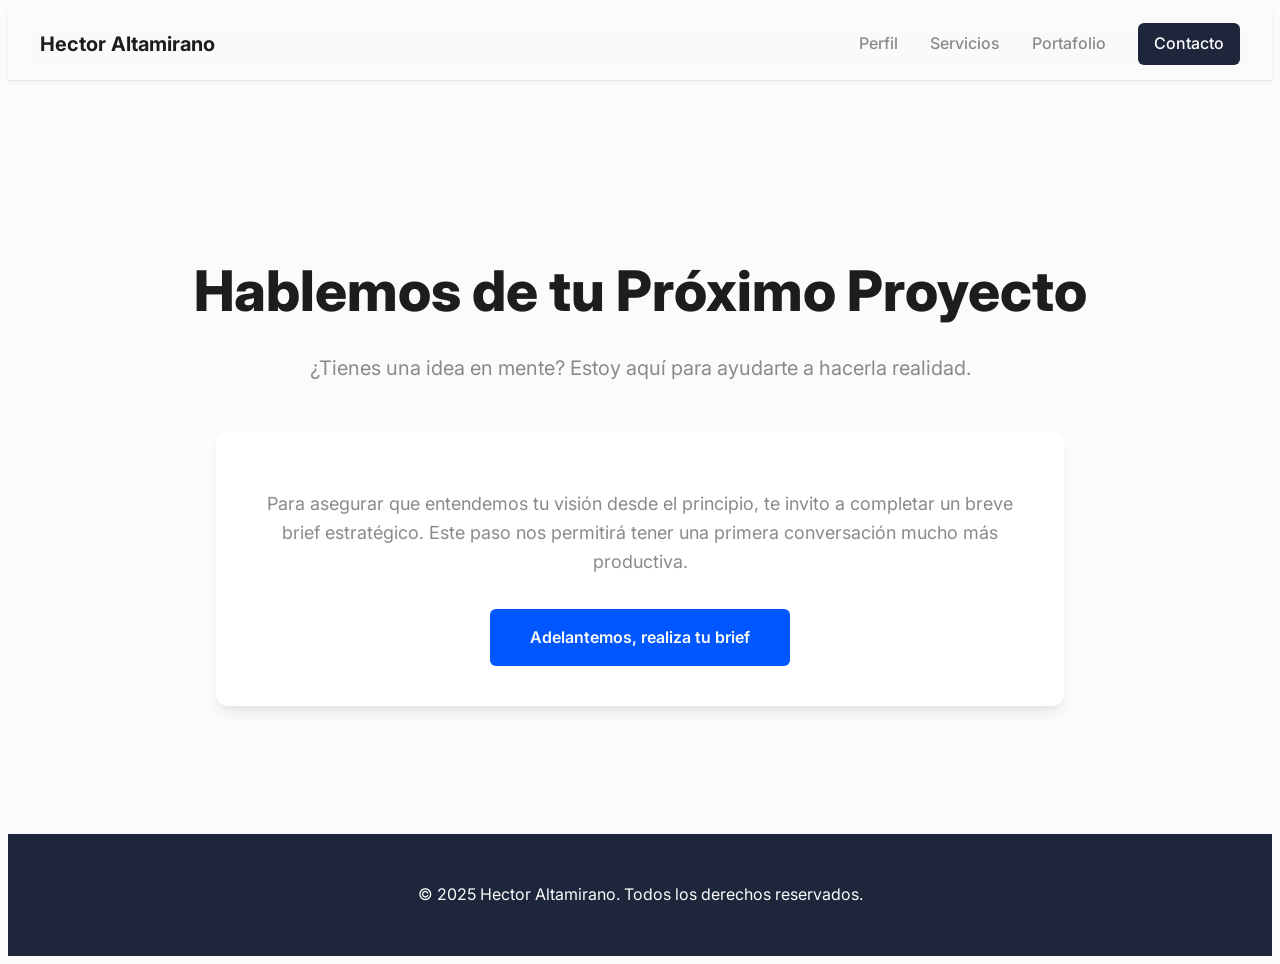
<file: contact.html>
<!DOCTYPE html>
<html lang="es">
<head>
    <meta charset="UTF-8">
    <meta name="viewport" content="width=device-width, initial-scale=1.0">
    <title>Contacto | Hector Altamirano</title>
    <link rel="stylesheet" href="./style.css">
    <link rel="preconnect" href="https://fonts.googleapis.com">
    <link rel="preconnect" href="https://fonts.gstatic.com" crossorigin>
    <link href="https://fonts.googleapis.com/css2?family=Inter:wght@400;500;600;700;800&display=swap" rel="stylesheet">
</head>
<body>

    <header class="header">
        <div class="container header-container">
            <a href="index.html" class="logo">Hector Altamirano</a>
            <nav class="nav-desktop">
                <a href="profile.html" class="nav-link">Perfil</a>
                <a href="services.html" class="nav-link">Servicios</a>
                <a href="portfolio.html" class="nav-link">Portafolio</a>
                <a href="contact.html" class="cta-button">Contacto</a>
            </nav>
            <button id="mobile-menu-button" class="mobile-menu-button">☰</button>
        </div>
        <div id="mobile-menu" class="mobile-menu">
            <a href="profile.html" class="mobile-nav-link">Perfil</a>
            <a href="services.html" class="mobile-nav-link">Servicios</a>
            <a href="portfolio.html" class="mobile-nav-link">Portafolio</a>
            <a href="contact.html" class="mobile-nav-link">Contacto</a>
        </div>
    </header>

    <main class="main-content">
        <div class="container section-container">
            <h1 class="page-title">Hablemos de tu Próximo Proyecto</h1>
            <p class="page-subtitle">¿Tienes una idea en mente? Estoy aquí para ayudarte a hacerla realidad.</p>
            <div class="content-box">
                <p>Para asegurar que entendemos tu visión desde el principio, te invito a completar un breve brief estratégico. Este paso nos permitirá tener una primera conversación mucho más productiva.</p>
                <a href="brief.html" class="main-cta">Adelantemos, realiza tu brief</a>
            </div>
        </div>
    </main>

    <footer class="footer">
        <div class="container">
            <p>&copy; 2025 Hector Altamirano. Todos los derechos reservados.</p>
        </div>
    </footer>
    
    <script src="./main.js" type="module"></script>
</body>
</html>
</file>
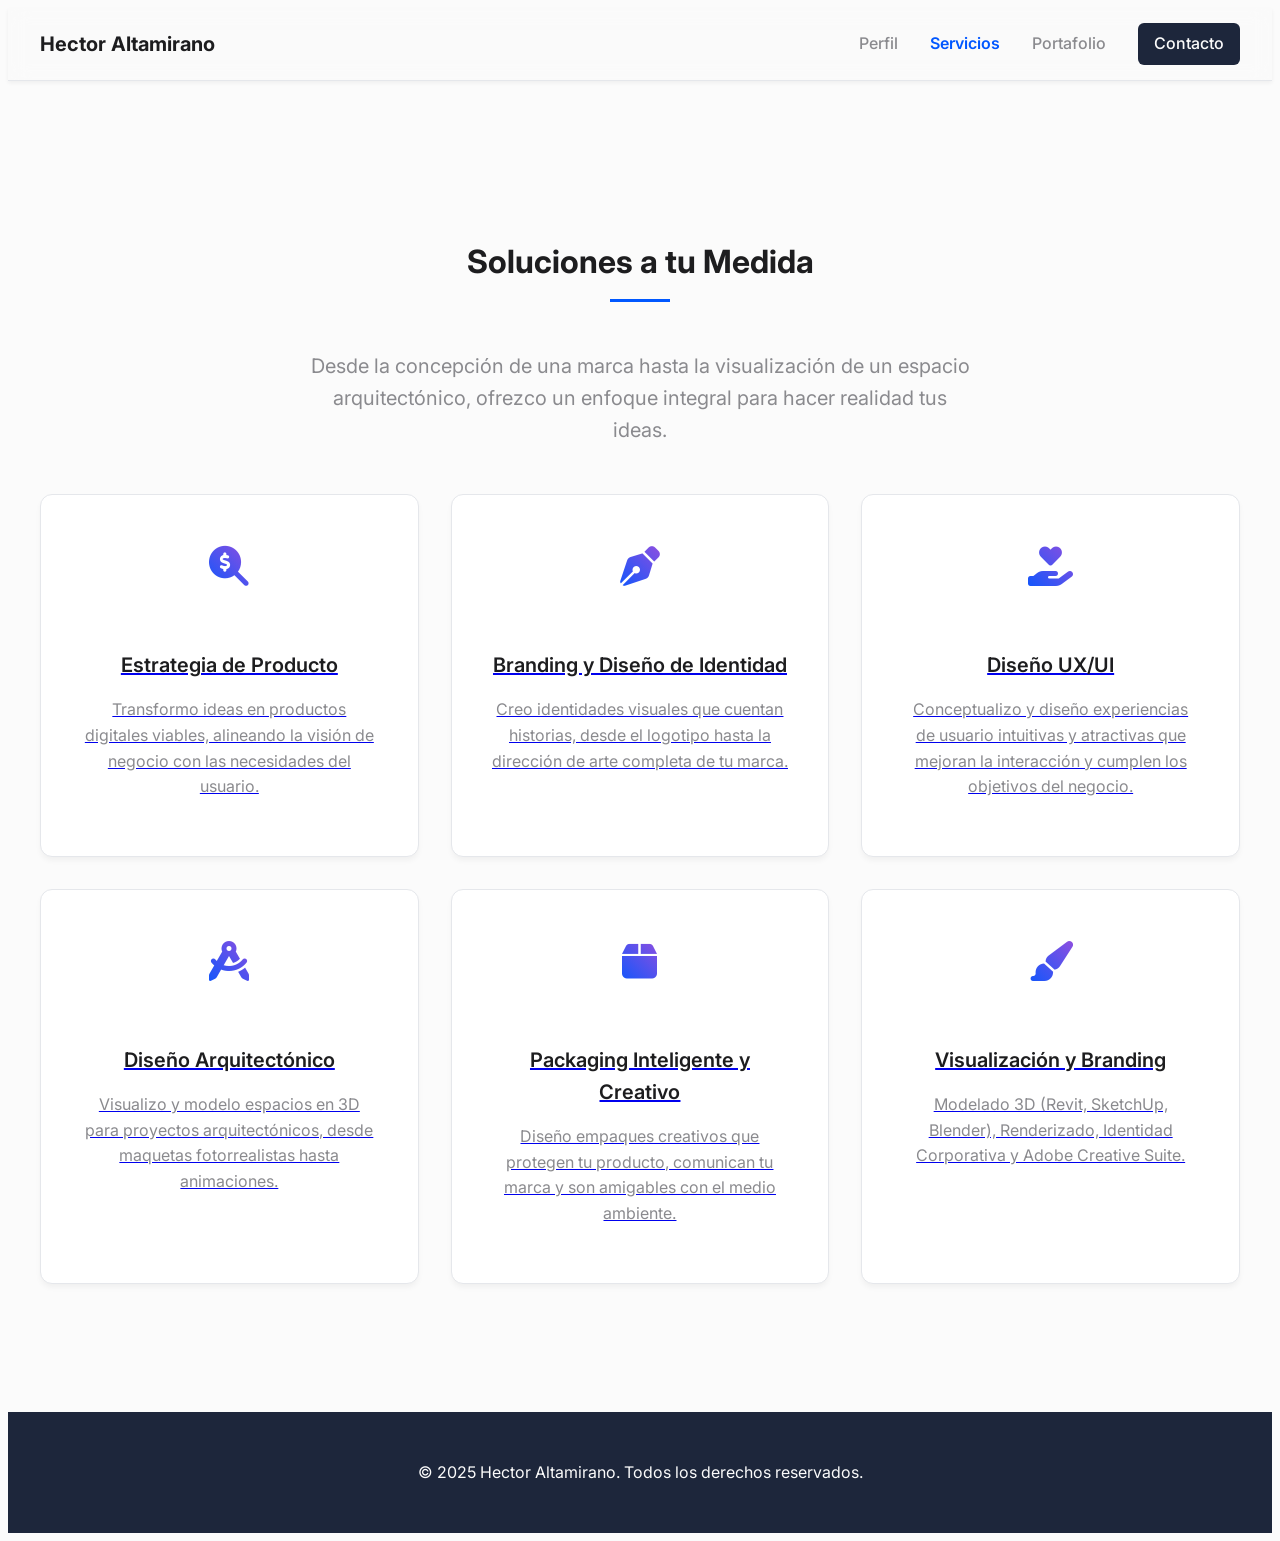
<file: services.html>
<!DOCTYPE html>
<html lang="es">
<head>
    <meta charset="UTF-8">
    <meta name="viewport" content="width=device-width, initial-scale=1.0">
    <title>Servicios | Hector Altamirano</title>
    <link rel="stylesheet" href="./style.css">
    <link rel="preconnect" href="https://fonts.googleapis.com">
    <link rel="preconnect" href="https://fonts.gstatic.com" crossorigin>
    <link href="https://fonts.googleapis.com/css2?family=Inter:wght@400;500;600;700;800&display=swap" rel="stylesheet">
</head>
<body>

    <header class="header">
        <div class="container header-container">
            <a href="index.html" class="logo">Hector Altamirano</a>
            <nav class="nav-desktop">
                <a href="profile.html" class="nav-link">Perfil</a>
                <a href="services.html" class="nav-link nav-link-active">Servicios</a>
                <a href="portfolio.html" class="nav-link">Portafolio</a>
                <a href="contact.html" class="cta-button">Contacto</a>
            </nav>
            <button id="mobile-menu-button" class="mobile-menu-button">☰</button>
        </div>
        <div id="mobile-menu" class="mobile-menu">
            <a href="profile.html" class="mobile-nav-link">Perfil</a>
            <a href="services.html" class="mobile-nav-link">Servicios</a>
            <a href="portfolio.html" class="mobile-nav-link">Portafolio</a>
            <a href="contact.html" class="mobile-nav-link">Contacto</a>
        </div>
    </header>

    <main class="main-content">
        <section class="container section-container">
            <h2 class="section-title">Soluciones a tu Medida</h2>
            <p class="page-subtitle">Desde la concepción de una marca hasta la visualización de un espacio arquitectónico, ofrezco un enfoque integral para hacer realidad tus ideas.</p>
            <div id="services-container" class="skills-grid" style="margin-top: 3rem;"></div>
        </section>
    </main>

    <footer class="footer">
        <div class="container">
            <p>&copy; 2025 Hector Altamirano. Todos los derechos reservados.</p>
        </div>
    </footer>
    
    <script src="./assets.js" type="module"></script>
    <script src="./main.js" type="module"></script>
</body>
</html>
</file>
<file: style.css>
/* -------------------------------------------------- */
/* 1. CONFIGURACIÓN GLOBAL Y VARIABLES                */
/* -------------------------------------------------- */
@import url('https://cdnjs.cloudflare.com/ajax/libs/font-awesome/6.5.2/css/all.min.css');

:root {
  --color-lienzo: #FBFBFB;
  --color-carbon: #1D1D1F;
  --color-azul-estrategico: #0057FF;
  --color-gris-arquitecto: #8A8A8E;
  --color-azul-medianoche: #1D263B;
}

body {
  font-family: 'Inter', sans-serif;
  background-color: var(--color-lienzo);
  color: var(--color-carbon);
  line-height: 1.6;
  -webkit-font-smoothing: antialiased;
  -moz-osx-font-smoothing: grayscale;
}

.container {
  max-width: 1200px;
  margin-left: auto;
  margin-right: auto;
  padding-left: 1.5rem;
  padding-right: 1.5rem;
}

/* -------------------------------------------------- */
/* 2. HEADER Y NAVEGACIÓN                             */
/* -------------------------------------------------- */
.header {
  background-color: rgba(251, 251, 251, 0.8);
  backdrop-filter: blur(10px);
  position: sticky;
  top: 0;
  z-index: 50;
  box-shadow: 0 2px 4px rgba(0,0,0,0.05);
  border-bottom: 1px solid #e5e7eb;
}

.header-container {
  display: flex;
  justify-content: space-between;
  align-items: center;
  height: 4.5rem;
}

.logo {
  font-size: 1.25rem;
  font-weight: 700;
  color: var(--color-carbon);
  text-decoration: none;
}

.nav-desktop {
  display: none; /* Oculto en móvil por defecto */
}

.nav-link {
  color: var(--color-gris-arquitecto);
  text-decoration: none;
  font-weight: 500;
  transition: color 0.3s ease;
}
.nav-link:hover {
  color: var(--color-azul-estrategico);
}
.nav-link-active {
  color: var(--color-azul-estrategico);
  font-weight: 600;
}

.cta-button {
  background-color: var(--color-azul-medianoche);
  color: var(--color-lienzo);
  padding: 0.5rem 1rem;
  border-radius: 0.375rem;
  text-decoration: none;
  font-weight: 500;
  transition: background-color 0.3s ease;
}
.cta-button:hover {
  background-color: var(--color-azul-estrategico);
}

.mobile-menu-button {
  display: block;
  font-size: 1.5rem;
  background: none;
  border: none;
  cursor: pointer;
  color: var(--color-carbon);
}

.mobile-menu {
  display: none;
  background-color: var(--color-lienzo);
  box-shadow: 0 4px 6px rgba(0,0,0,0.1);
}
.mobile-nav-link {
  display: block;
  padding: 1rem 1.5rem;
  text-decoration: none;
  color: var(--color-gris-arquitecto);
  border-top: 1px solid #e5e7eb;
}

@media (min-width: 768px) {
  .nav-desktop {
    display: flex;
    align-items: center;
    gap: 2rem;
  }
  .mobile-menu-button {
    display: none;
  }
}

/* -------------------------------------------------- */
/* 3. ESTILOS GENERALES DE PÁGINA                     */
/* -------------------------------------------------- */
.main-content {
  padding-top: 4rem;
  padding-bottom: 4rem;
}
.section-container {
    padding-top: 4rem;
    padding-bottom: 4rem;
}
.page-title {
  font-size: 2.5rem;
  font-weight: 800;
  text-align: center;
  margin-bottom: 1rem;
}
.page-subtitle {
  font-size: 1.125rem;
  color: var(--color-gris-arquitecto);
  text-align: center;
  max-width: 42rem;
  margin: 0 auto;
}
.section-title {
  font-size: 2rem;
  font-weight: 700;
  text-align: center;
  margin-bottom: 3rem;
  position: relative;
}
.section-title::after {
    content: '';
    display: block;
    width: 60px;
    height: 3px;
    background-color: var(--color-azul-estrategico);
    margin: 0.75rem auto 0;
}

@media (min-width: 768px) {
    .page-title {
        font-size: 3.5rem;
    }
    .page-subtitle {
        font-size: 1.25rem;
    }
}

/* -------------------------------------------------- */
/* 4. FOOTER                                          */
/* -------------------------------------------------- */
.footer {
  background-color: var(--color-azul-medianoche);
  color: var(--color-lienzo);
  padding: 2rem 0;
  text-align: center;
  margin-top: 0;
}

/* -------------------------------------------------- */
/* 5. ESTILOS DE BOTONES Y CTAs                      */
/* -------------------------------------------------- */
.main-cta {
  background-color: var(--color-azul-estrategico);
  color: var(--color-lienzo);
  padding: 1rem 2.5rem;
  border-radius: 0.375rem;
  text-decoration: none;
  font-weight: 600;
  display: inline-block;
  transition: all 0.3s ease;
}
.main-cta:hover {
  background-color: var(--color-azul-medianoche);
  transform: translateY(-2px);
  box-shadow: 0 10px 15px -3px rgba(0,0,0,0.1);
}
.secondary-cta {
    color: var(--color-azul-estrategico);
    font-weight: 600;
    text-decoration: none;
    border: 2px solid var(--color-azul-estrategico);
    padding: 0.75rem 1.5rem;
    border-radius: 0.375rem;
    transition: all 0.3s ease;
}
.secondary-cta:hover {
    background-color: var(--color-azul-estrategico);
    color: var(--color-lienzo);
}
.section-cta-container {
    text-align: center;
    padding-top: 4rem; /* Añadido espacio superior para separar del contenido */
    padding-bottom: 4rem; /* Añadido espacio inferior para separar del footer */
}

/* -------------------------------------------------- */
/* 6. ESTILOS MEJORADOS PARA TARJETAS DE SERVICIO   */
/* -------------------------------------------------- */
.skills-grid {
    display: grid;
    grid-template-columns: repeat(auto-fit, minmax(300px, 1fr));
    gap: 2rem;
}

.skill-card {
    background-color: #ffffff;
    border: 1px solid #e5e7eb;
    border-radius: 0.75rem;
    padding: 2.5rem;
    text-align: center;
    box-shadow: 0 4px 6px -1px rgba(0,0,0,0.05);
    transition: transform 0.3s ease, box-shadow 0.3s ease;
}

.skill-card:hover {
    transform: translateY(-10px);
    box-shadow: 0 20px 25px -5px rgba(0,0,0,0.1), 0 10px 10px -5px rgba(0,0,0,0.04);
}

.skill-icon {
    display: inline-block;
    font-size: 2.5rem;
    margin-bottom: 1.5rem;
    background: linear-gradient(45deg, var(--color-azul-estrategico), #9D4EDD);
    -webkit-background-clip: text;
    background-clip: text; /* Añadido para compatibilidad */
    -webkit-text-fill-color: transparent;
    transition: transform 0.3s ease;
}
.skill-card:hover .skill-icon {
    transform: scale(1.1);
}

.skill-card .skill-title {
    font-size: 1.25rem;
    font-weight: 600;
    color: var(--color-carbon);
    margin-bottom: 0.5rem;
}

.skill-card .skill-description {
    color: var(--color-gris-arquitecto);
    line-height: 1.6;
}

/* -------------------------------------------------- */
/* 7. ESTILOS PARA PORTAFOLIO Y PROYECTOS             */
/* -------------------------------------------------- */
.portfolio-grid {
    display: grid;
    grid-template-columns: repeat(auto-fit, minmax(350px, 1fr));
    gap: 2rem;
}
.portfolio-item {
    position: relative;
    overflow: hidden;
    border-radius: 0.5rem;
    box-shadow: 0 10px 15px -3px rgba(0,0,0,0.1);
    height: 350px;
    text-decoration: none;
}
.portfolio-item img {
    width: 100%;
    height: 100%;
    object-fit: cover;
    transition: transform 0.4s ease;
}
.portfolio-item:hover img {
    transform: scale(1.05);
}
.portfolio-item-overlay {
    position: absolute;
    bottom: 0;
    left: 0;
    right: 0;
    background: linear-gradient(to top, rgba(0,0,0,0.8) 0%, rgba(0,0,0,0) 100%);
    padding: 2rem 1.5rem 1.5rem;
    color: white;
    transform: translateY(100%);
    opacity: 0;
    transition: all 0.4s ease;
}
.portfolio-item:hover .portfolio-item-overlay {
    transform: translateY(0);
    opacity: 1;
}
.portfolio-item-overlay h3 {
    font-size: 1.5rem;
    font-weight: 700;
}
.portfolio-item-overlay p {
    font-size: 1rem;
    color: rgba(255,255,255,0.8);
}

/* -------------------------------------------------- */
/* 8. ESTILOS PARA LA PÁGINA DE PERFIL (CORREGIDO)    */
/* -------------------------------------------------- */

.profile-hero {
  background-color: white;
  padding-top: 4rem;
  padding-bottom: 4rem;
}
.profile-hero-container {
  display: flex;
  flex-direction: column;
  align-items: center;
  gap: 2rem;
}
.profile-image-container {
  width: 200px;
  height: 200px;
  border-radius: 50%;
  overflow: hidden;
  box-shadow: 0 10px 15px -3px rgba(0,0,0,0.1), 0 4px 6px -2px rgba(0,0,0,0.05);
  border: 5px solid var(--color-azul-estrategico);
  flex-shrink: 0; /* Evita que la imagen se encoja */
}
.profile-image {
  width: 100%;
  height: 100%;
  object-fit: cover;
}
.profile-hero-text {
  text-align: center;
  max-width: 600px;
}
.profile-summary {
  font-size: 1.125rem;
  color: var(--color-gris-arquitecto);
  max-width: 42rem;
  margin-top: 1.5rem;
}
/* Timeline */
.timeline {
  position: relative;
  max-width: 48rem;
  margin: 0 auto;
}
.timeline::after {
  content: '';
  position: absolute;
  width: 3px;
  background-color: #e5e7eb;
  top: 0;
  bottom: 0;
  left: 50%;
  transform: translateX(-50%);
}
.timeline-item {
  padding: 1rem 0;
  position: relative;
  width: 50%;
  box-sizing: border-box;
}
.timeline-item:nth-child(odd) {
  left: 0;
  padding-right: 2.5rem;
  text-align: right;
}
.timeline-item:nth-child(even) {
  left: 50%;
  padding-left: 2.5rem;
}
.timeline-item::after {
  content: '';
  position: absolute;
  width: 20px;
  height: 20px;
  background-color: white;
  border: 4px solid var(--color-azul-estrategico);
  top: 1.5rem;
  border-radius: 50%;
  z-index: 1;
}
.timeline-item:nth-child(odd)::after {
  right: -10px;
  transform: translateY(-50%);
}
.timeline-item:nth-child(even)::after {
  left: -10px;
  transform: translateY(-50%);
}
.timeline-content {
  padding: 1.5rem;
  background-color: white;
  border-radius: 0.5rem;
  box-shadow: 0 4px 6px -1px rgba(0,0,0,0.1);
}
.timeline-title {
    font-size: 1.25rem;
    font-weight: 600;
    margin-bottom: 0.25rem;
}
.timeline-subtitle {
    font-style: italic;
    color: var(--color-gris-arquitecto);
    margin-bottom: 0.75rem;
}
.education-section {
    background-color: white;
}
.education-grid {
    display: grid;
    grid-template-columns: 1fr;
    gap: 1.5rem;
    max-width: 48rem;
    margin: 0 auto;
}
.education-card {
    background-color: var(--color-lienzo);
    padding: 2rem;
    border-radius: 0.5rem;
    text-align: center;
    border: 1px solid #e5e7eb;
}

@media (max-width: 767px) {
  .profile-hero-container {
      text-align: center;
  }
  .timeline::after {
      left: 10px;
  }
  .timeline-item {
      width: 100%;
      padding-left: 2.5rem;
      padding-right: 0;
      text-align: left !important;
  }
  .timeline-item:nth-child(odd) {
      left: 0;
  }
  .timeline-item:nth-child(even) {
      left: 0;
      padding-left: 2.5rem;
  }
  .timeline-item::after {
      left: 1px;
  }
  .timeline-item:nth-child(odd)::after, .timeline-item:nth-child(even)::after {
      left: 1px;
      transform: translateY(-50%);
  }
}
@media (min-width: 768px) {
    .profile-hero-container {
        flex-direction: row;
        text-align: left;
    }
    .profile-hero-text {
        text-align: left;
    }
    .education-grid {
        grid-template-columns: repeat(2, 1fr);
    }
}

/* -------------------------------------------------- */
/* 9. ESTILOS PARA LA PÁGINA DE INICIO (HOME)        */
/* -------------------------------------------------- */

.home-hero {
    position: relative;
    height: 80vh;
    display: flex;
    align-items: center;
    justify-content: center;
    text-align: center;
    color: white;
    overflow: hidden;
}

.home-hero-video {
    position: absolute;
    top: 50%;
    left: 50%;
    min-width: 100%;
    min-height: 100%;
    width: auto;
    height: auto;
    z-index: -1;
    transform: translateX(-50%) translateY(-50%);
    object-fit: cover;
}

.home-hero-overlay {
    position: absolute;
    top: 0;
    left: 0;
    right: 0;
    bottom: 0;
    background-color: rgba(29, 38, 59, 0.7); /* Azul de Medianoche con opacidad */
}

.home-hero-content {
    position: relative;
    z-index: 1;
}

.home-hero-title {
    font-size: 2.5rem;
    font-weight: 800;
    margin-bottom: 1rem;
    line-height: 1.2;
}

.home-hero-subtitle {
    font-size: 1.25rem;
    max-width: 48rem;
    margin: 0 auto 2rem;
    color: rgba(251, 251, 251, 0.9);
}

.portfolio-preview-section {
    background-color: white;
}
.portfolio-preview-grid {
    display: grid;
    grid-template-columns: 1fr;
    gap: 1.5rem;
}
.portfolio-preview-card {
    position: relative;
    overflow: hidden;
    border-radius: 0.5rem;
    box-shadow: 0 4px 6px -1px rgba(0,0,0,0.1);
    height: 350px;
}
.portfolio-preview-card img {
    width: 100%;
    height: 100%;
    object-fit: cover;
    transition: transform 0.4s ease;
}
.portfolio-preview-card:hover img {
    transform: scale(1.05);
}
.portfolio-preview-overlay {
    position: absolute;
    bottom: 0;
    left: 0;
    right: 0;
    background: linear-gradient(to top, rgba(0,0,0,0.8) 0%, rgba(0,0,0,0) 100%);
    padding: 2rem 1.5rem 1.5rem;
    color: white;
}
.portfolio-preview-overlay h3 {
    font-size: 1.5rem;
    font-weight: 700;
}

@media (min-width: 768px) {
    .home-hero-title {
        font-size: 4rem;
    }
    .portfolio-preview-grid {
        grid-template-columns: repeat(2, 1fr);
    }
}

/* -------------------------------------------------- */
/* 10. ESTILOS PARA CONTACTO Y BRIEF (NUEVO)        */
/* -------------------------------------------------- */

.content-box {
  background-color: white;
  padding: 2.5rem;
  border-radius: 0.75rem;
  box-shadow: 0 10px 15px -3px rgba(0,0,0,0.07), 0 4px 6px -2px rgba(0,0,0,0.05);
  max-width: 48rem;
  margin: 3rem auto 0;
  text-align: center;
}

.content-box p {
  color: var(--color-gris-arquitecto);
  font-size: 1.125rem;
  margin-bottom: 2rem;
}

/* --- Formulario del Brief --- */
.brief-form-container {
  background-color: white;
  padding: 2rem;
  border-radius: 0.75rem;
  box-shadow: 0 10px 15px -3px rgba(0,0,0,0.07), 0 4px 6px -2px rgba(0,0,0,0.05);
  max-width: 56rem;
  margin: 0 auto;
}

@media (min-width: 768px) {
    .brief-form-container {
        padding: 3rem;
    }
}

.form-section {
  margin-bottom: 2.5rem;
  padding-bottom: 1.5rem;
  border-bottom: 1px solid #e5e7eb;
}
.form-section:last-of-type {
    border-bottom: none;
    margin-bottom: 0;
}

.form-group {
  margin-bottom: 1.5rem;
}

.form-group label {
  display: block;
  font-weight: 500;
  margin-bottom: 0.5rem;
  color: var(--color-carbon);
}

.form-input, .form-textarea, .form-select {
  width: 100%;
  padding: 0.75rem 1rem;
  border: 1px solid #d1d5db;
  border-radius: 0.375rem;
  font-size: 1rem;
  transition: border-color 0.3s ease, box-shadow 0.3s ease;
}

.form-input:focus, .form-textarea:focus, .form-select:focus {
  outline: none;
  border-color: var(--color-azul-estrategico);
  box-shadow: 0 0 0 3px rgba(0, 87, 255, 0.2);
}

.form-textarea {
  min-height: 120px;
  resize: vertical;
}

#spinner {
  display: none;
  width: 20px;
  height: 20px;
  border: 3px solid rgba(255, 255, 255, 0.3);
  border-radius: 50%;
  border-top-color: var(--color-lienzo);
  animation: spin 1s ease-in-out infinite;
  margin-left: 0.75rem;
}
#brief-form button {
  display: inline-flex;
  align-items: center;
  justify-content: center;
}

@keyframes spin {
  0% { transform: rotate(0deg); }
  100% { transform: rotate(360deg); }
}

/* -------------------------------------------------- */
/* 11. ESTILOS ESPECÍFICOS PARA PROYECTOS             */
/* -------------------------------------------------- */
.project-hero {
    position: relative;
    min-height: 70vh; /* Se cambió height por min-height para mejor flexibilidad */
    display: flex;
    align-items: center;
    justify-content: center;
    text-align: center;
    overflow: hidden;
}

.project-hero-image {
    position: absolute;
    top: 0;
    left: 0;
    width: 100%;
    height: 100%;
    object-fit: cover;
    display: block;
    z-index: 0;
    object-position: center 90%;
}

.project-hero-overlay {
    position: absolute;
    top: 0;
    left: 0;
    right: 0;
    bottom: 0;
    background-color: rgba(29, 38, 59, 0.6);
    z-index: 1;
}

.project-hero-content {
    position: relative;
    color: white;
    z-index: 2;
    padding: 0 1.5rem;
}

.project-title {
  font-size: 3rem;
  font-weight: 800;
  line-height: 1.2;
}

.project-subtitle {
  font-size: 1.25rem;
  max-width: 48rem;
  margin: 0 auto;
  color: rgba(251, 251, 251, 0.9);
}

.project-details-grid {
    display: grid;
    grid-template-columns: 1fr;
    gap: 3rem;
}

.project-section-title {
  font-size: 1.5rem;
  font-weight: 700;
  margin-bottom: 0.5rem;
}

.project-visuals-section {
    background-color: var(--color-lienzo);
    padding: 4rem 0;
}
.visual-identity-grid {
    display: grid;
    grid-template-columns: 1fr;
    gap: 2rem;
    margin-top: 2rem;
}
.visual-item {
    text-align: center;
}
.visual-item img {
    width: 100%;
    height: auto;
    border-radius: 0.5rem;
    box-shadow: 0 4px 6px -1px rgba(0,0,0,0.1), 0 2px 4px -2px rgba(0,0,0,0.05);
}
.visual-item h4 {
    margin-top: 1rem;
    font-size: 1.25rem;
    font-weight: 600;
}

.solo-image-container {
  max-width: 900px;
  margin: 0 auto;
  padding: 4rem 1.5rem;
  text-align: center;
}
.solo-image-container img {
  width: 100%;
  border-radius: 0.75rem;
  box-shadow: 0 10px 15px -3px rgba(0,0,0,0.1), 0 4px 6px -2px rgba(0,0,0,0.05);
}

@media (min-width: 768px) {
  .project-details-grid {
      grid-template-columns: repeat(2, 1fr);
  }
  .visual-identity-grid {
    grid-template-columns: repeat(2, 1fr);
  }
}
</file>
